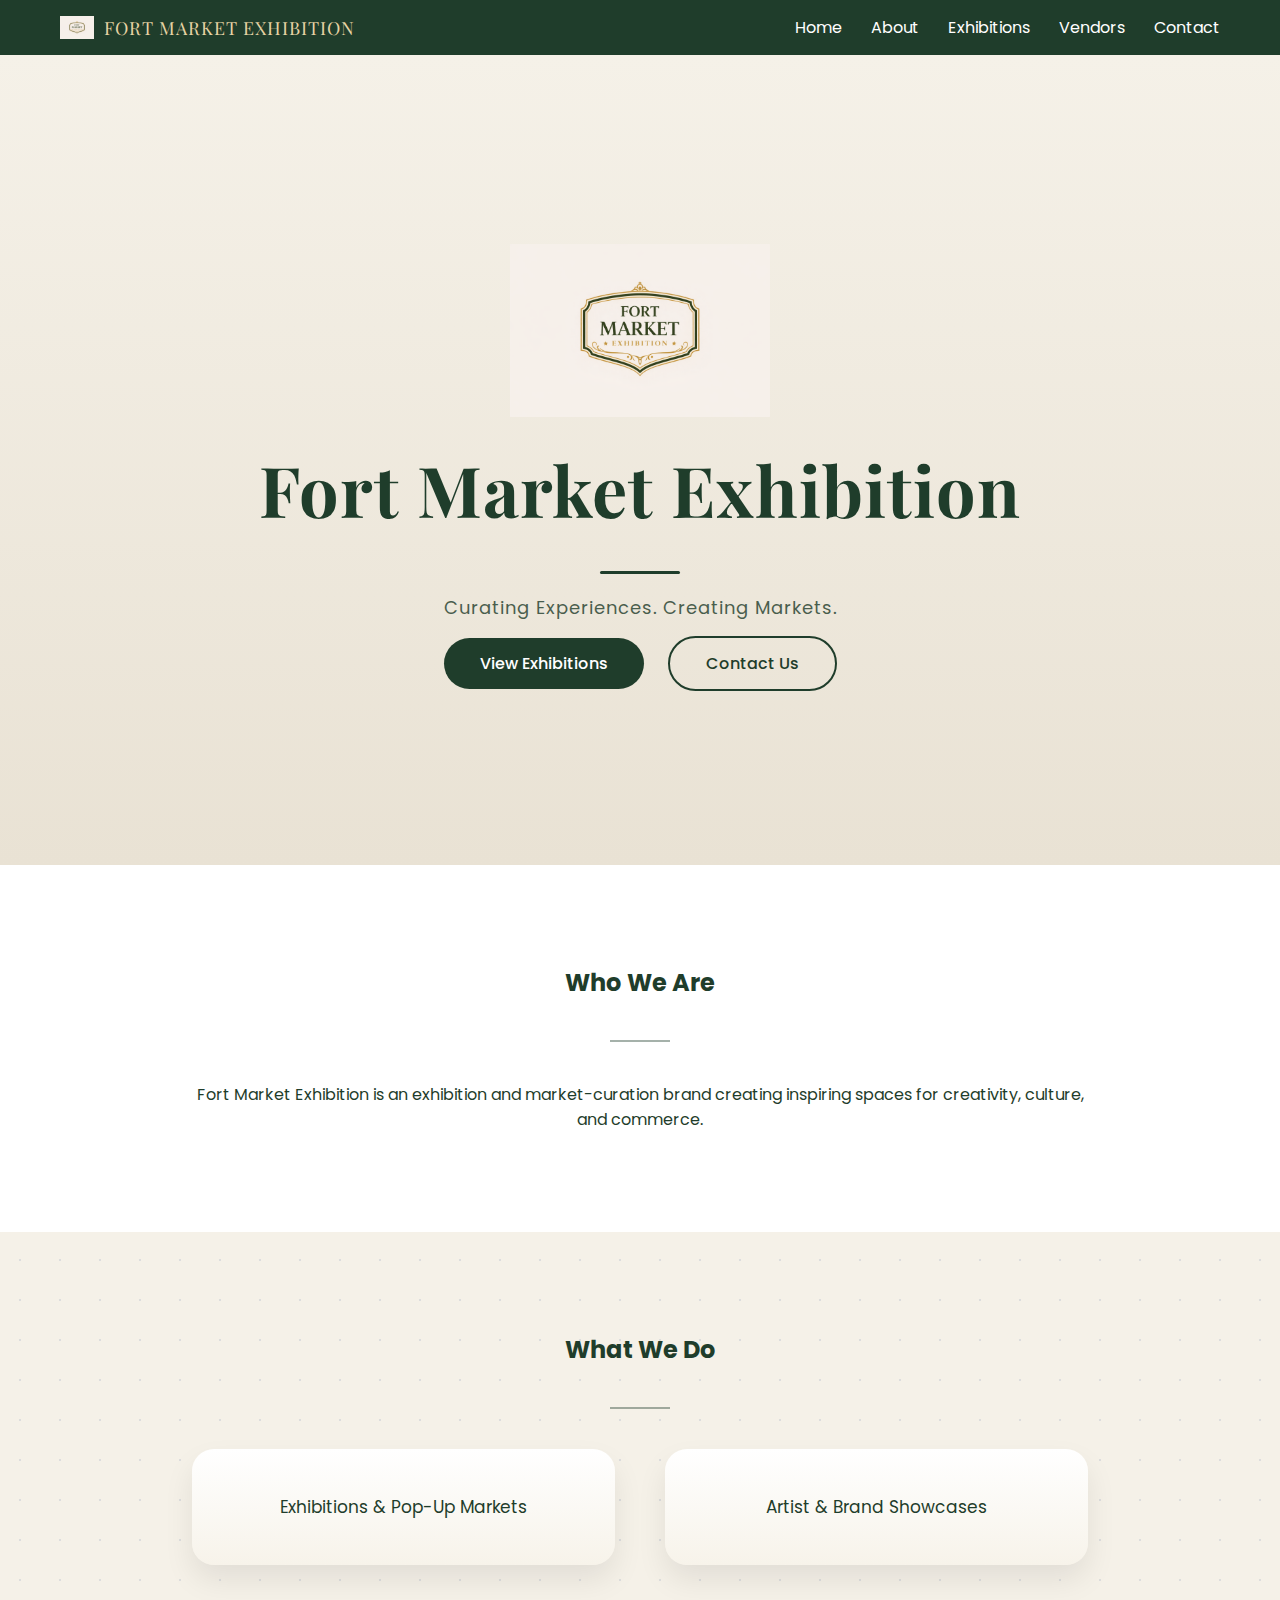
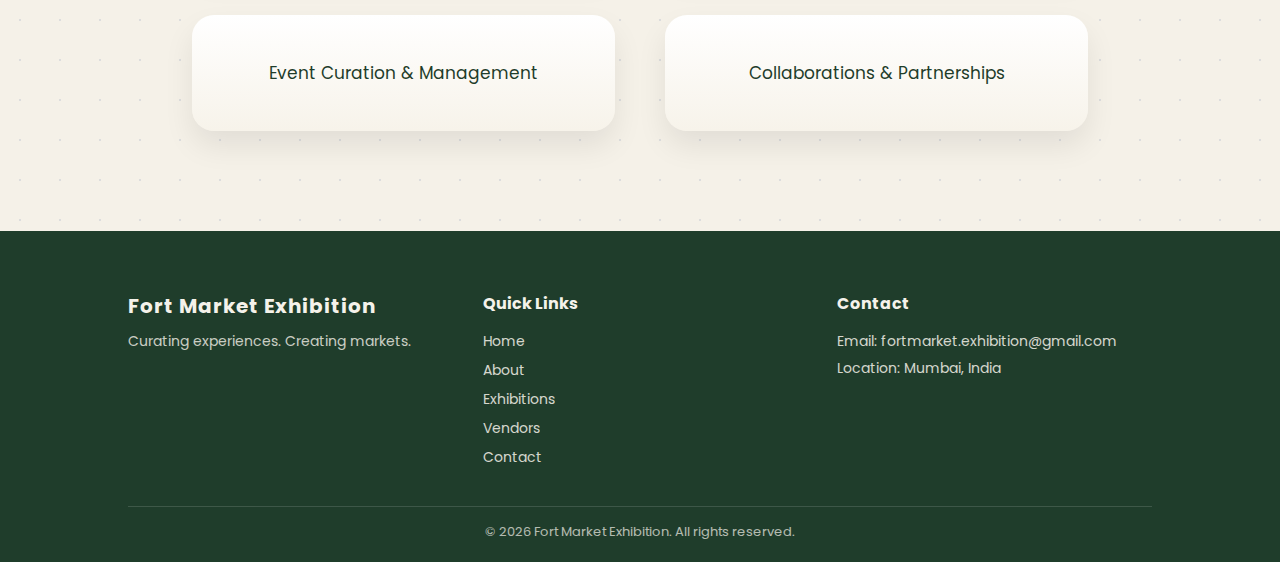
<file: index.html>
<!DOCTYPE html>
<html lang="en">
<head>
<meta charset="UTF-8">
<meta name="viewport" content="width=device-width, initial-scale=1.0">

<title>Fort Market Exhibition</title>

<link href="https://fonts.googleapis.com/css2?family=Playfair+Display:wght@500;700&family=Poppins:wght@300;400;500&display=swap" rel="stylesheet">

<link rel="stylesheet" href="css/style.css">
</head>

<body>

<header>
<div class="logo-area">
<img src="image/logo.png" class="nav-logo" alt="logo">
<span>FORT MARKET EXHIBITION</span>
</div>

<nav>
<a href="index.html">Home</a>
<a href="about.html">About</a>
<a href="exhibitions.html">Exhibitions</a>
<a href="vendors.html">Vendors</a>
<a href="contact.html">Contact</a>
</nav>
</header>

<section class="hero">

<img src="image/logo.png" class="hero-logo" alt="Fort Market Logo">

<h1>Fort Market Exhibition</h1>
<div class="accent-line"></div>
<p>Curating Experiences. Creating Markets.</p>

<div>
<a href="exhibitions.html" class="btn">View Exhibitions</a>
<a href="contact.html" class="btn outline">Contact Us</a>
</div>
</section>

<section class="light-section">
<h2>Who We Are</h2>
<div class="section-divider"></div>
<p>Fort Market Exhibition is an exhibition and market-curation brand creating inspiring spaces for creativity, culture, and commerce.</p>
</section>

<section>
<h2>What We Do</h2>
<div class="section-divider"></div>

<div class="grid">
<div>Exhibitions & Pop-Up Markets</div>
<div>Artist & Brand Showcases</div>
<div>Event Curation & Management</div>
<div>Collaborations & Partnerships</div>
</div>

</section>

<footer class="site-footer">
  <div class="footer-container">

    <div class="footer-brand">
      <h3>Fort Market Exhibition</h3>
      <p>Curating experiences. Creating markets.</p>
    </div>

    <div class="footer-links">
      <h4>Quick Links</h4>
      <a href="index.html">Home</a>
      <a href="about.html">About</a>
      <a href="exhibitions.html">Exhibitions</a>
      <a href="vendors.html">Vendors</a>
      <a href="contact.html">Contact</a>
    </div>

    <div class="footer-contact">
      <h4>Contact</h4>
      <p>Email: fortmarket.exhibition@gmail.com</p>
      <p>Location: Mumbai, India</p>
    </div>

  </div>

  <div class="footer-bottom">
    © 2026 Fort Market Exhibition. All rights reserved.
  </div>
</footer>

</body>
</html>
</file>
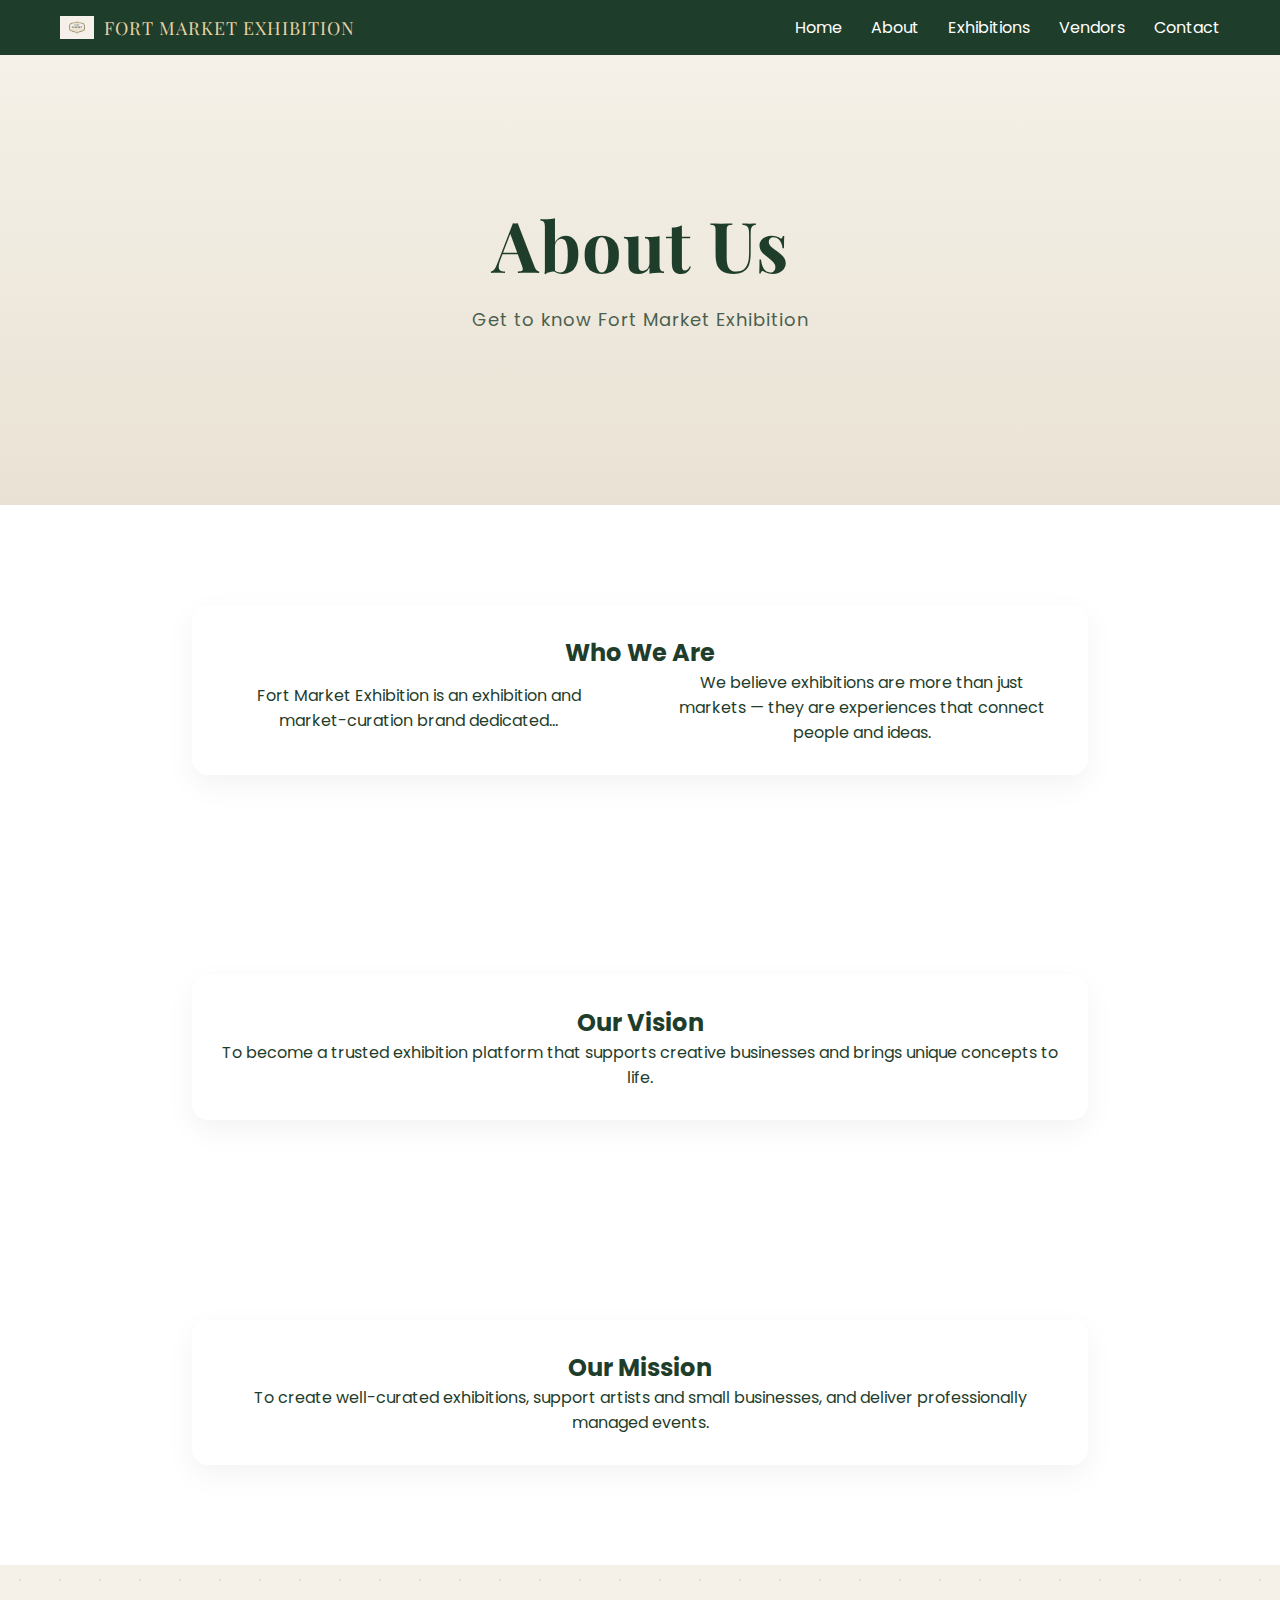
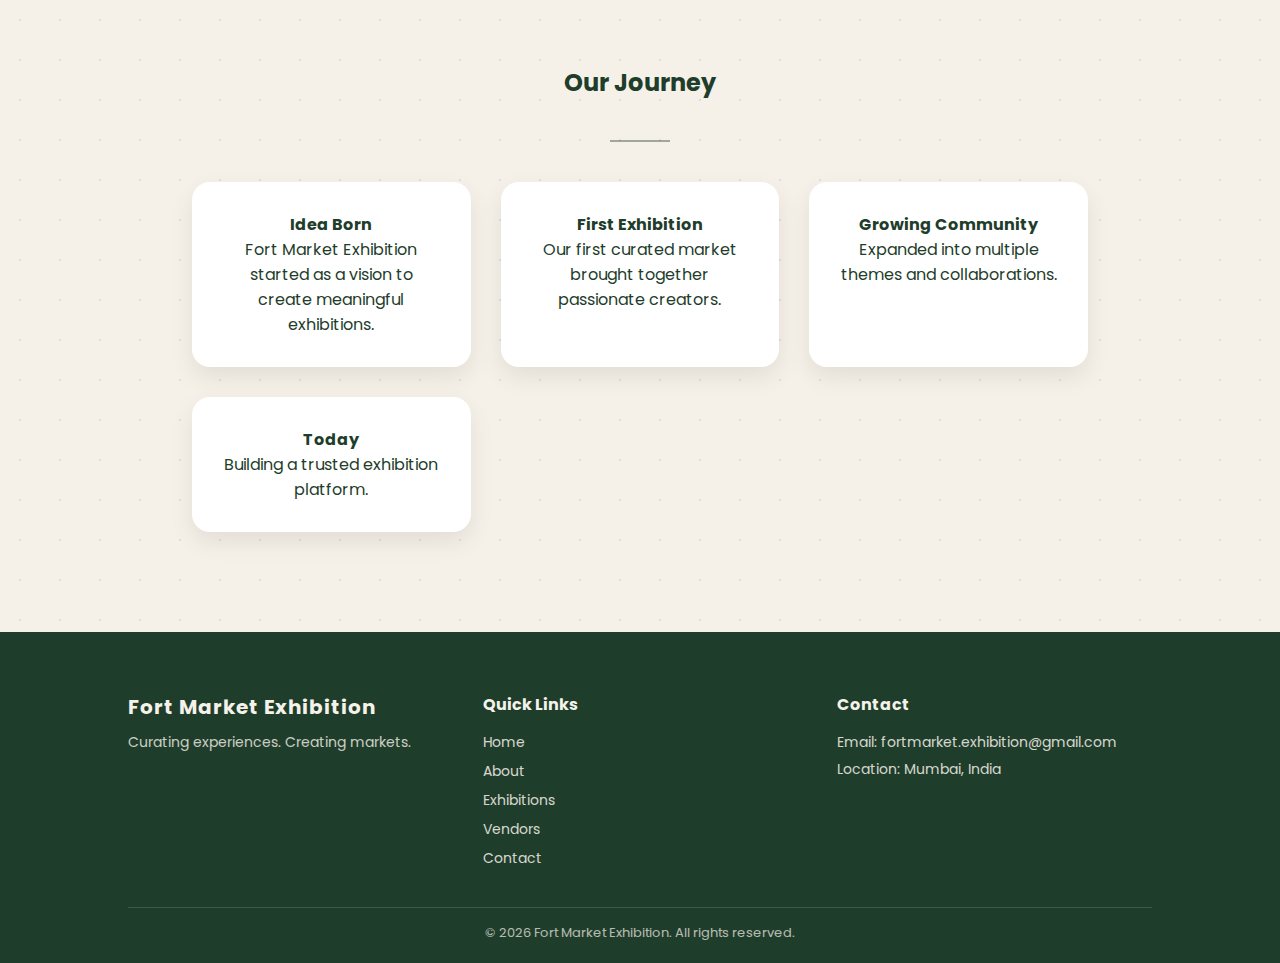
<file: about.html>
<!DOCTYPE html>
<html lang="en">
<head>
<meta charset="UTF-8">
<meta name="viewport" content="width=device-width, initial-scale=1.0">

<title>About | Fort Market Exhibition</title>

<link href="https://fonts.googleapis.com/css2?family=Playfair+Display:wght@500;700&family=Poppins:wght@300;400;500&display=swap" rel="stylesheet">

<link rel="stylesheet" href="css/style.css">
</head>

<body>

<header>
<div class="logo-area">
    <img src="image/logo.png" class="nav-logo" alt="logo">
    <span>FORT MARKET EXHIBITION</span>
</div>

<nav>
<a href="index.html">Home</a>
<a href="about.html">About</a>
<a href="exhibitions.html">Exhibitions</a>
<a href="vendors.html">Vendors</a>
<a href="contact.html">Contact</a>
</nav>
</header>

<section class="hero" style="height:50vh;">
<h1>About Us</h1>
<p>Get to know Fort Market Exhibition</p>
</section>

<section class="light-section">
<div class="container info-card">
<h2>Who We Are</h2>

<div class="two-col">
<p>Fort Market Exhibition is an exhibition and market-curation brand dedicated...</p>
<p>We believe exhibitions are more than just markets — they are experiences that connect people and ideas.</p>
</div>
</div>
</section>

<section class="light-section">
<div class="container info-card">
<h2>Our Vision</h2>

<p>
To become a trusted exhibition platform that supports creative businesses
and brings unique concepts to life.
</p>
</div>
</section>

<section class="light-section">
<div class="container info-card">
<h2>Our Mission</h2>

<p>
To create well-curated exhibitions, support artists and small businesses,
and deliver professionally managed events.
</p>
</div>
</section>

<section>
<div class="container">

<h2>Our Journey</h2>
<div class="section-divider"></div>

<div class="timeline">

<div class="timeline-item">
<h4>Idea Born</h4>
<p>Fort Market Exhibition started as a vision to create meaningful exhibitions.</p>
</div>

<div class="timeline-item">
<h4>First Exhibition</h4>
<p>Our first curated market brought together passionate creators.</p>
</div>

<div class="timeline-item">
<h4>Growing Community</h4>
<p>Expanded into multiple themes and collaborations.</p>
</div>

<div class="timeline-item">
<h4>Today</h4>
<p>Building a trusted exhibition platform.</p>
</div>

</div>

</div>
</section>

<footer class="site-footer">
  <div class="footer-container">

    <div class="footer-brand">
      <h3>Fort Market Exhibition</h3>
      <p>Curating experiences. Creating markets.</p>
    </div>

    <div class="footer-links">
      <h4>Quick Links</h4>
      <a href="index.html">Home</a>
      <a href="about.html">About</a>
      <a href="exhibitions.html">Exhibitions</a>
      <a href="vendors.html">Vendors</a>
      <a href="contact.html">Contact</a>
    </div>

    <div class="footer-contact">
      <h4>Contact</h4>
      <p>Email: fortmarket.exhibition@gmail.com</p>
      <p>Location: Mumbai, India</p>
    </div>

  </div>

  <div class="footer-bottom">
    © 2026 Fort Market Exhibition. All rights reserved.
  </div>
</footer>

</body>
</html>
</file>
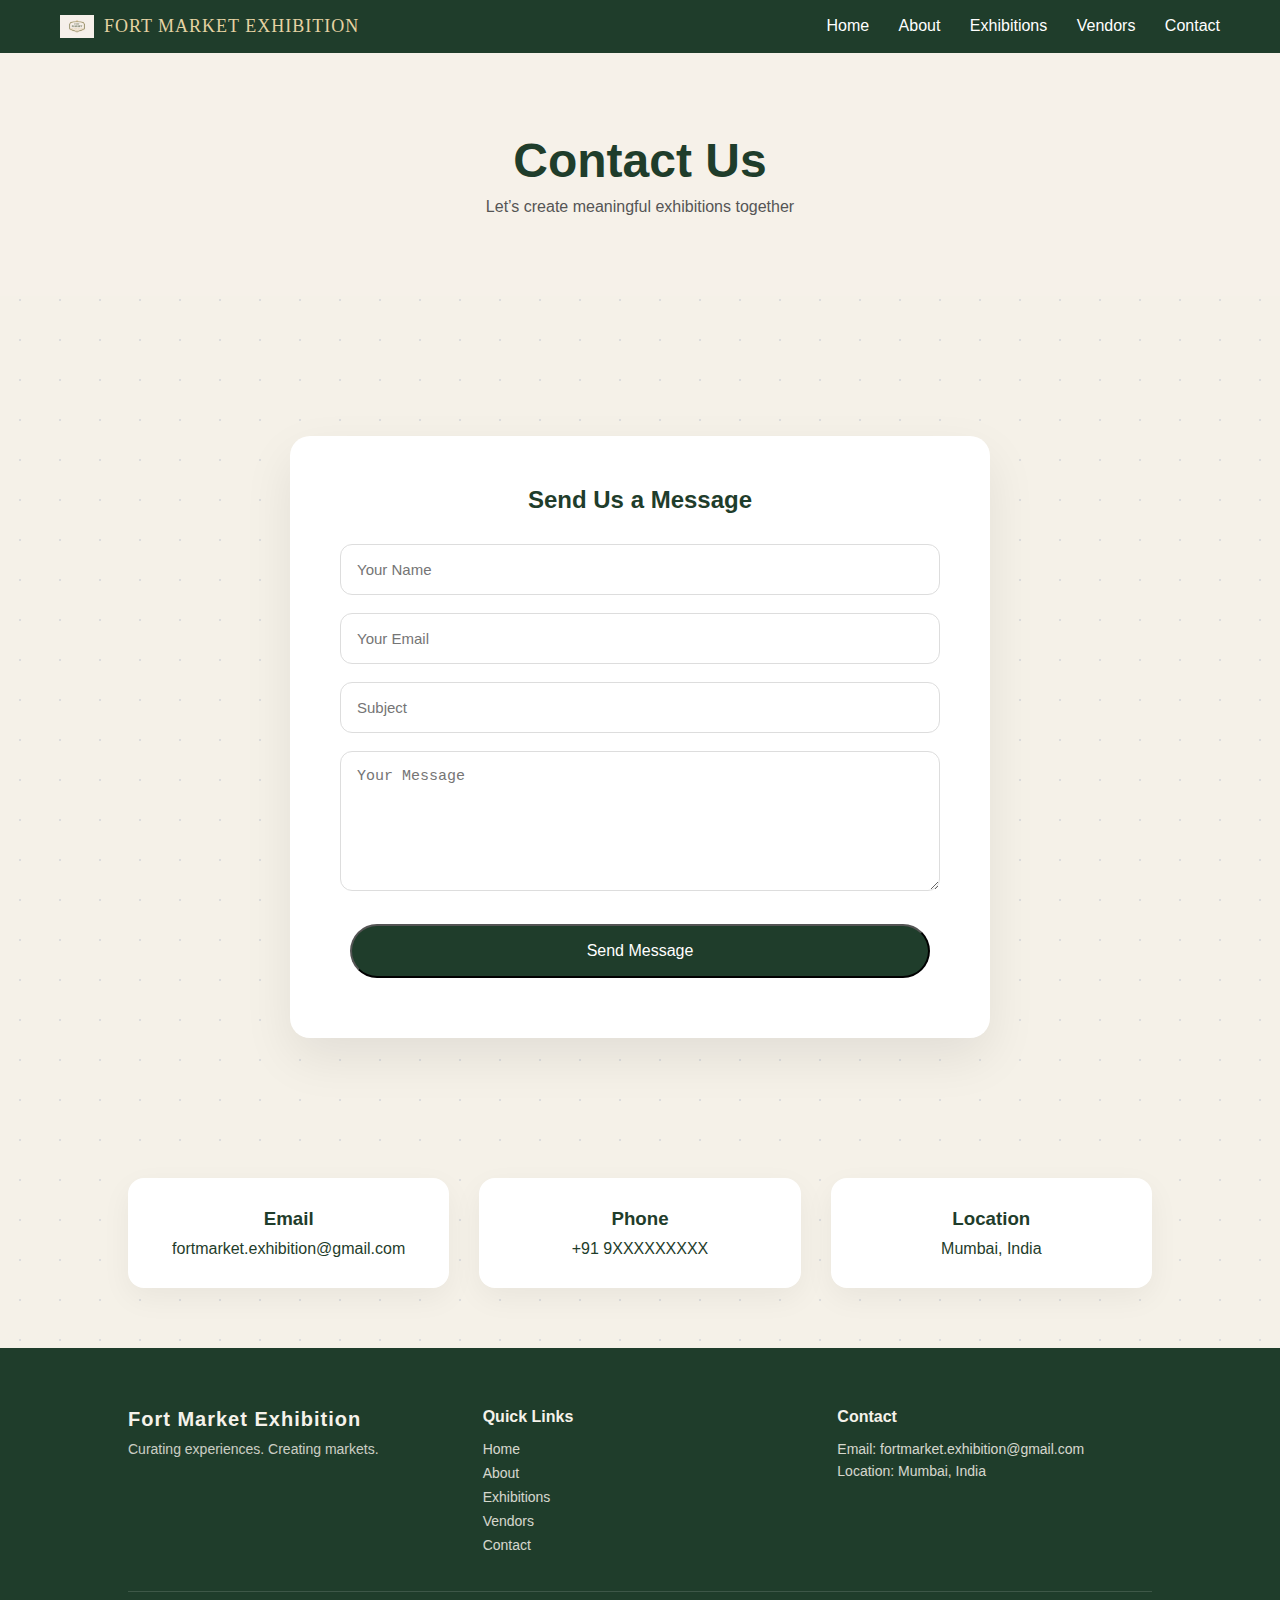
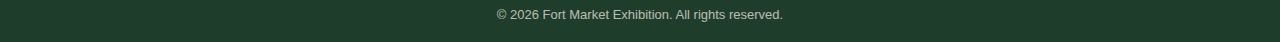
<file: contact.html>
<!DOCTYPE html>
<html lang="en">
<head>
  <meta charset="UTF-8">
  <meta name="viewport" content="width=device-width, initial-scale=1.0">
  <title>Contact | Fort Market Exhibition</title>

  <!-- MAIN STYLESHEET -->
  <link rel="stylesheet" href="css/style.css">
</head>

<body>

<header>
<div class="logo-area">
<img src="image/logo.png" class="nav-logo" alt="logo">
<span>FORT MARKET EXHIBITION</span>
</div>

<nav>
<a href="index.html">Home</a>
<a href="about.html">About</a>
<a href="exhibitions.html">Exhibitions</a>
<a href="vendors.html">Vendors</a>
<a href="contact.html" class="active">Contact</a>
</nav>
</header>

<section class="page-hero">
  <h1>Contact Us</h1>
  <p>Let’s create meaningful exhibitions together</p>
</section>

<section class="contact-form-section">
  <div class="contact-form-wrapper">

    <h2>Send Us a Message</h2>

    <form action="https://formsubmit.co/fortmarket.exhibition@gmail.com"
          method="POST"
          class="contact-form">

      <input type="text" name="name" placeholder="Your Name" required>
      <input type="email" name="email" placeholder="Your Email" required>
      <input type="text" name="subject" placeholder="Subject">
      <textarea name="message" placeholder="Your Message" required></textarea>

      <input type="hidden" name="_subject" value="New Contact Message - Fort Market">
      <input type="hidden" name="_captcha" value="false">

      <button type="submit" class="btn">Send Message</button>
    </form>
     
    </div>
  </section>
<section class="contact-info">
  <div class="info-card">
    <h3>Email</h3>
    <p>fortmarket.exhibition@gmail.com</p>
  </div>

  <div class="info-card">
    <h3>Phone</h3>
    <p>+91 9XXXXXXXXX</p>
  </div>

  <div class="info-card">
    <h3>Location</h3>
    <p>Mumbai, India</p>
  </div>
</section>

<footer class="site-footer">
  <div class="footer-container">

    <div class="footer-brand">
      <h3>Fort Market Exhibition</h3>
      <p>Curating experiences. Creating markets.</p>
    </div>

    <div class="footer-links">
      <h4>Quick Links</h4>
      <a href="index.html">Home</a>
      <a href="about.html">About</a>
      <a href="exhibitions.html">Exhibitions</a>
      <a href="vendors.html">Vendors</a>
      <a href="contact.html">Contact</a>
    </div>

    <div class="footer-contact">
      <h4>Contact</h4>
      <p>Email: fortmarket.exhibition@gmail.com</p>
      <p>Location: Mumbai, India</p>
    </div>

  </div>

  <div class="footer-bottom">
    © 2026 Fort Market Exhibition. All rights reserved.
  </div>
</footer>

</body>
</html>
</file>
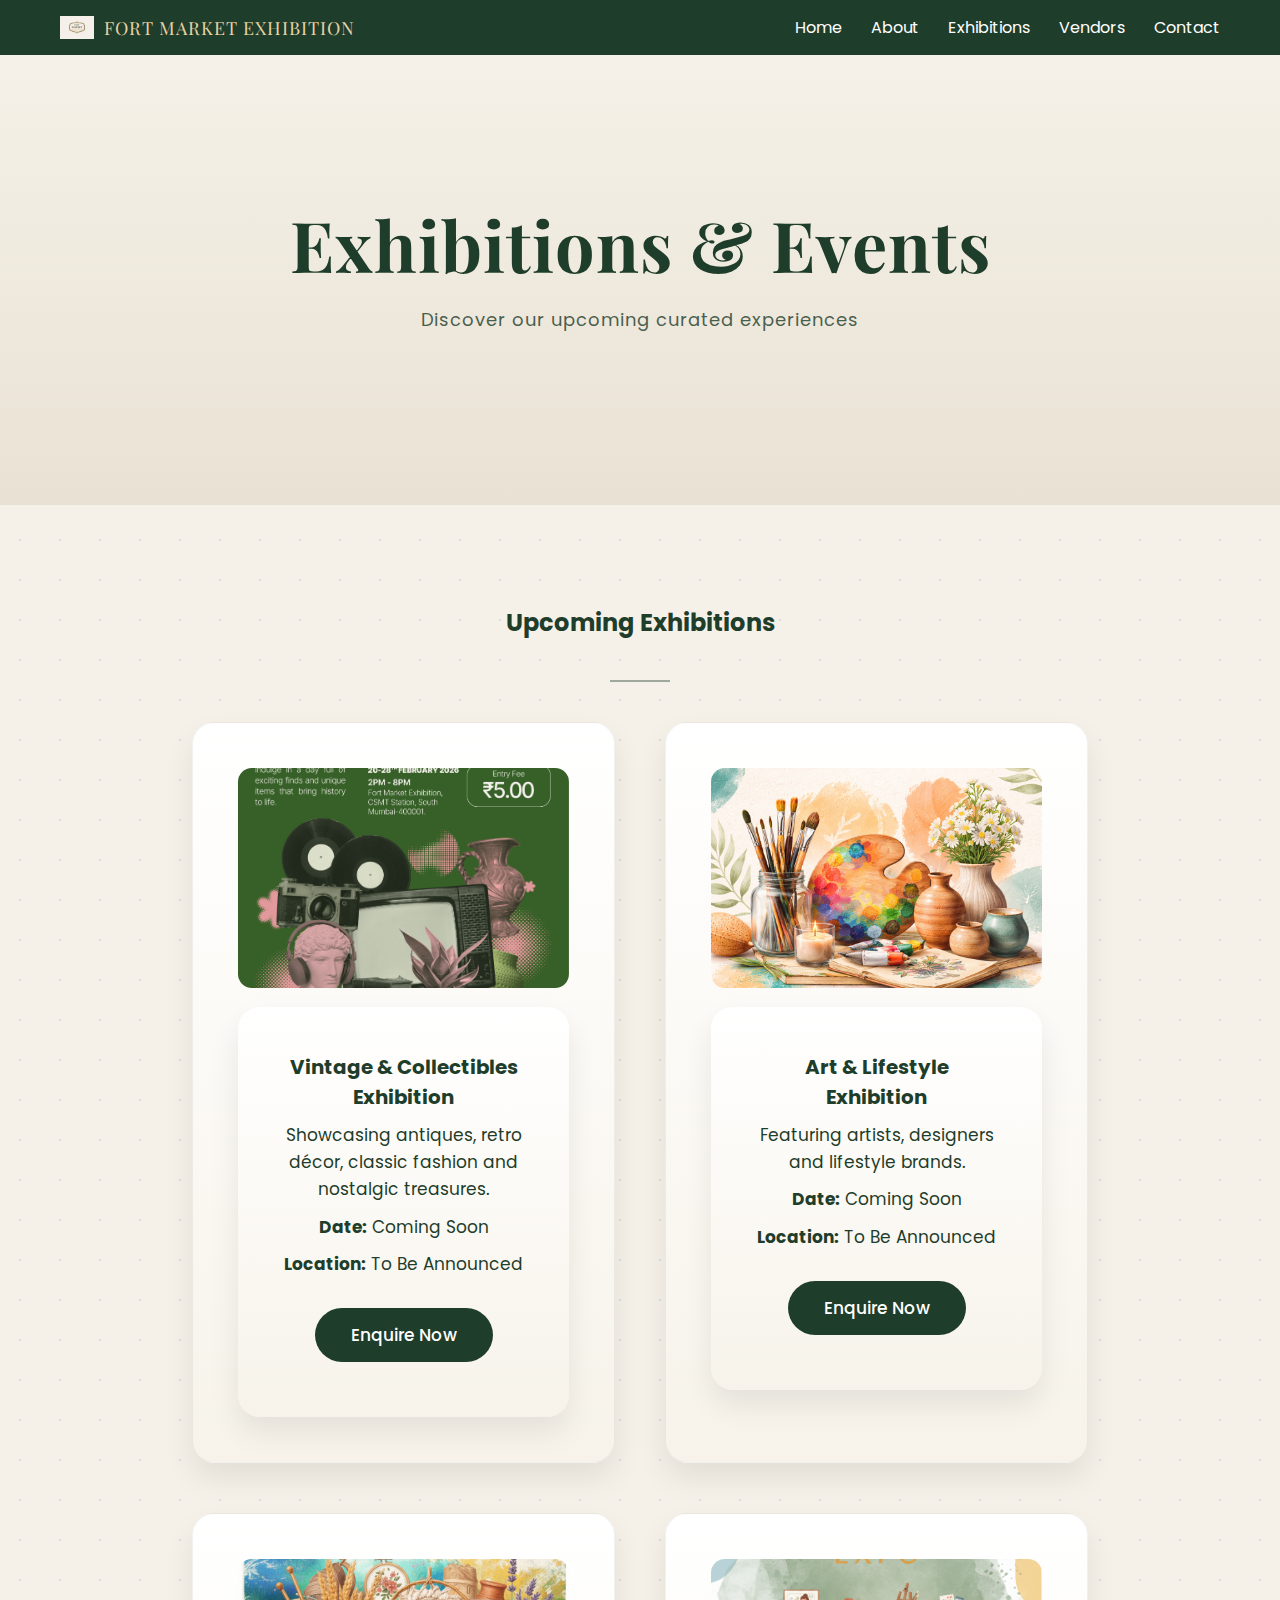
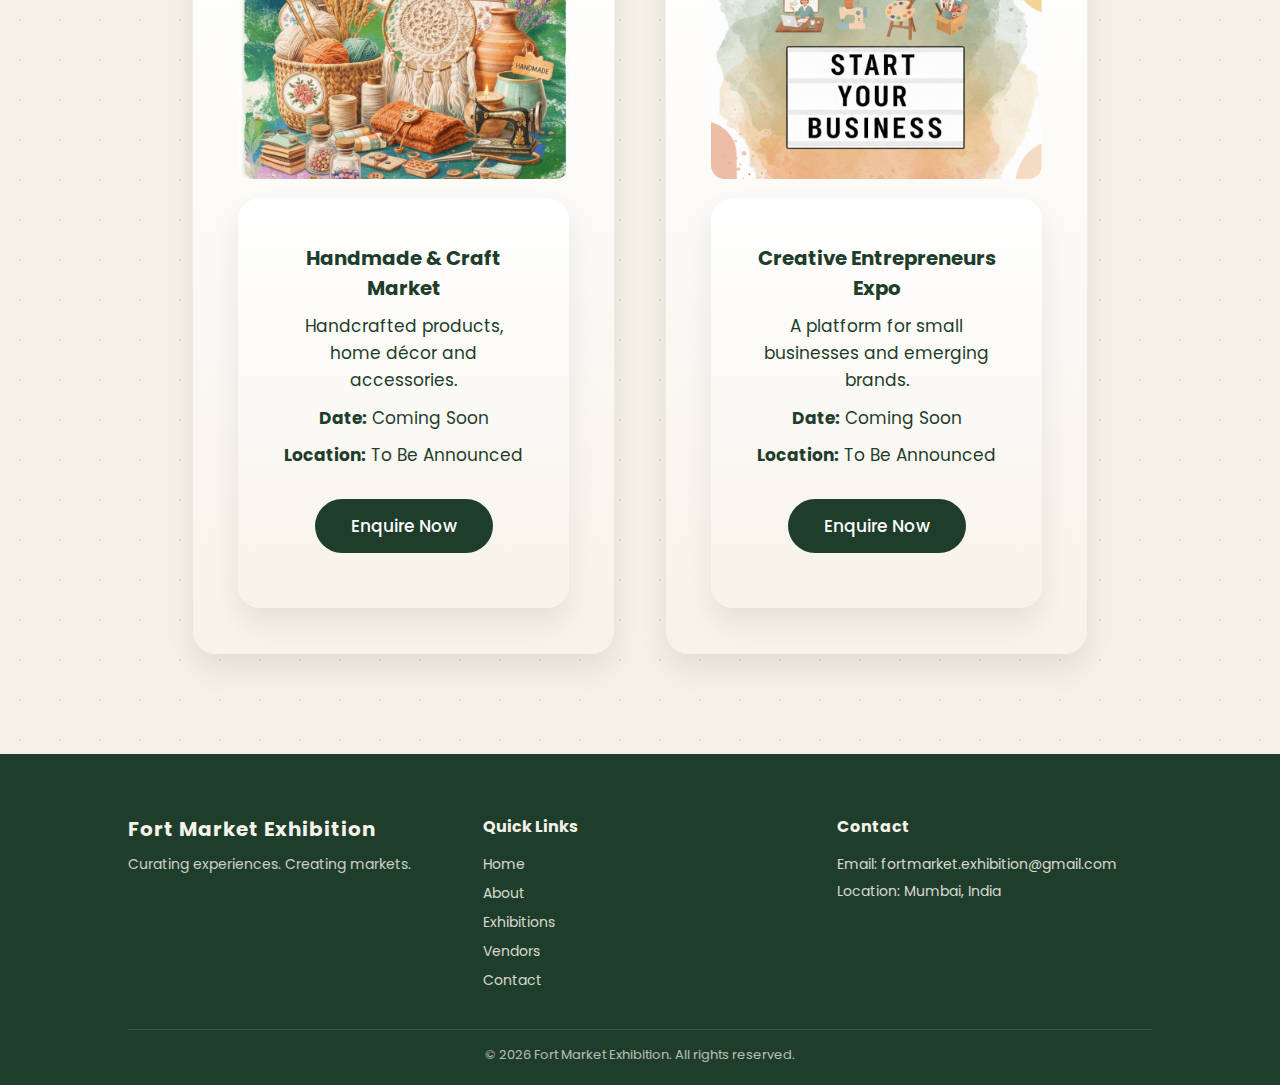
<file: exhibitions.html>
<!DOCTYPE html>
<html lang="en">
<head>
<meta charset="UTF-8">
<meta name="viewport" content="width=device-width, initial-scale=1.0">

<title>Exhibitions | Fort Market Exhibition</title>

<link href="https://fonts.googleapis.com/css2?family=Playfair+Display:wght@500;700&family=Poppins:wght@300;400;500&display=swap" rel="stylesheet">
<link rel="stylesheet" href="css/style.css">
</head>

<body>

<header>
<div class="logo-area">
    <img src="image/logo.png" class="nav-logo" alt="logo">
    <span>FORT MARKET EXHIBITION</span>
</div>

<nav>
<a href="index.html">Home</a>
<a href="about.html">About</a>
<a href="exhibitions.html">Exhibitions</a>
<a href="vendors.html">Vendors</a>
<a href="contact.html">Contact</a>
</nav>
</header>

<section class="hero" style="height:50vh;">
<h1>Exhibitions & Events</h1>
<p>Discover our upcoming curated experiences</p>
</section>

<section>
<div class="container">

<h2>Upcoming Exhibitions</h2>
<div class="section-divider"></div>

<div class="grid">

<div class="expo-card">
<img src="image/vintage.png" class="expo-img">
<div class="expo-content">
<h3>Vintage & Collectibles Exhibition</h3>
<p>Showcasing antiques, retro décor, classic fashion and nostalgic treasures.</p>
<p><strong>Date:</strong> Coming Soon</p>
<p><strong>Location:</strong> To Be Announced</p>

<a href="contact.html" class="btn">Enquire Now</a>
</div>

</div>

<div class="expo-card">
<img src="image/art.png" class="expo-img">
<div class="expo-content">
<h3>Art & Lifestyle Exhibition</h3>
<p>Featuring artists, designers and lifestyle brands.</p>
<p><strong>Date:</strong> Coming Soon</p>
<p><strong>Location:</strong> To Be Announced</p>

<a href="contact.html" class="btn">Enquire Now</a>
</div>

</div>

<div class="expo-card">
<img src="image/handmade.png" class="expo-img">
<div class="expo-content">
<h3>Handmade & Craft Market</h3>
<p>Handcrafted products, home décor and accessories.</p>
<p><strong>Date:</strong> Coming Soon</p>
<p><strong>Location:</strong> To Be Announced</p>

<a href="contact.html" class="btn">Enquire Now</a>
</div>

</div>

<div class="expo-card">
<img src="image/creative.png" class="expo-img">
<div class="expo-content">
<h3>Creative Entrepreneurs Expo</h3>
<p>A platform for small businesses and emerging brands.</p>
<p><strong>Date:</strong> Coming Soon</p>
<p><strong>Location:</strong> To Be Announced</p>

<a href="contact.html" class="btn">Enquire Now</a>
</div>

</div>
</div>

</div>
</section>

<footer class="site-footer">
  <div class="footer-container">

    <div class="footer-brand">
      <h3>Fort Market Exhibition</h3>
      <p>Curating experiences. Creating markets.</p>
    </div>

    <div class="footer-links">
      <h4>Quick Links</h4>
      <a href="index.html">Home</a>
      <a href="about.html">About</a>
      <a href="exhibitions.html">Exhibitions</a>
      <a href="vendors.html">Vendors</a>
      <a href="contact.html">Contact</a>
    </div>

    <div class="footer-contact">
      <h4>Contact</h4>
      <p>Email: fortmarket.exhibition@gmail.com</p>
      <p>Location: Mumbai, India</p>
    </div>

  </div>

  <div class="footer-bottom">
    © 2026 Fort Market Exhibition. All rights reserved.
  </div>
</footer>

</body>
</html>
</file>
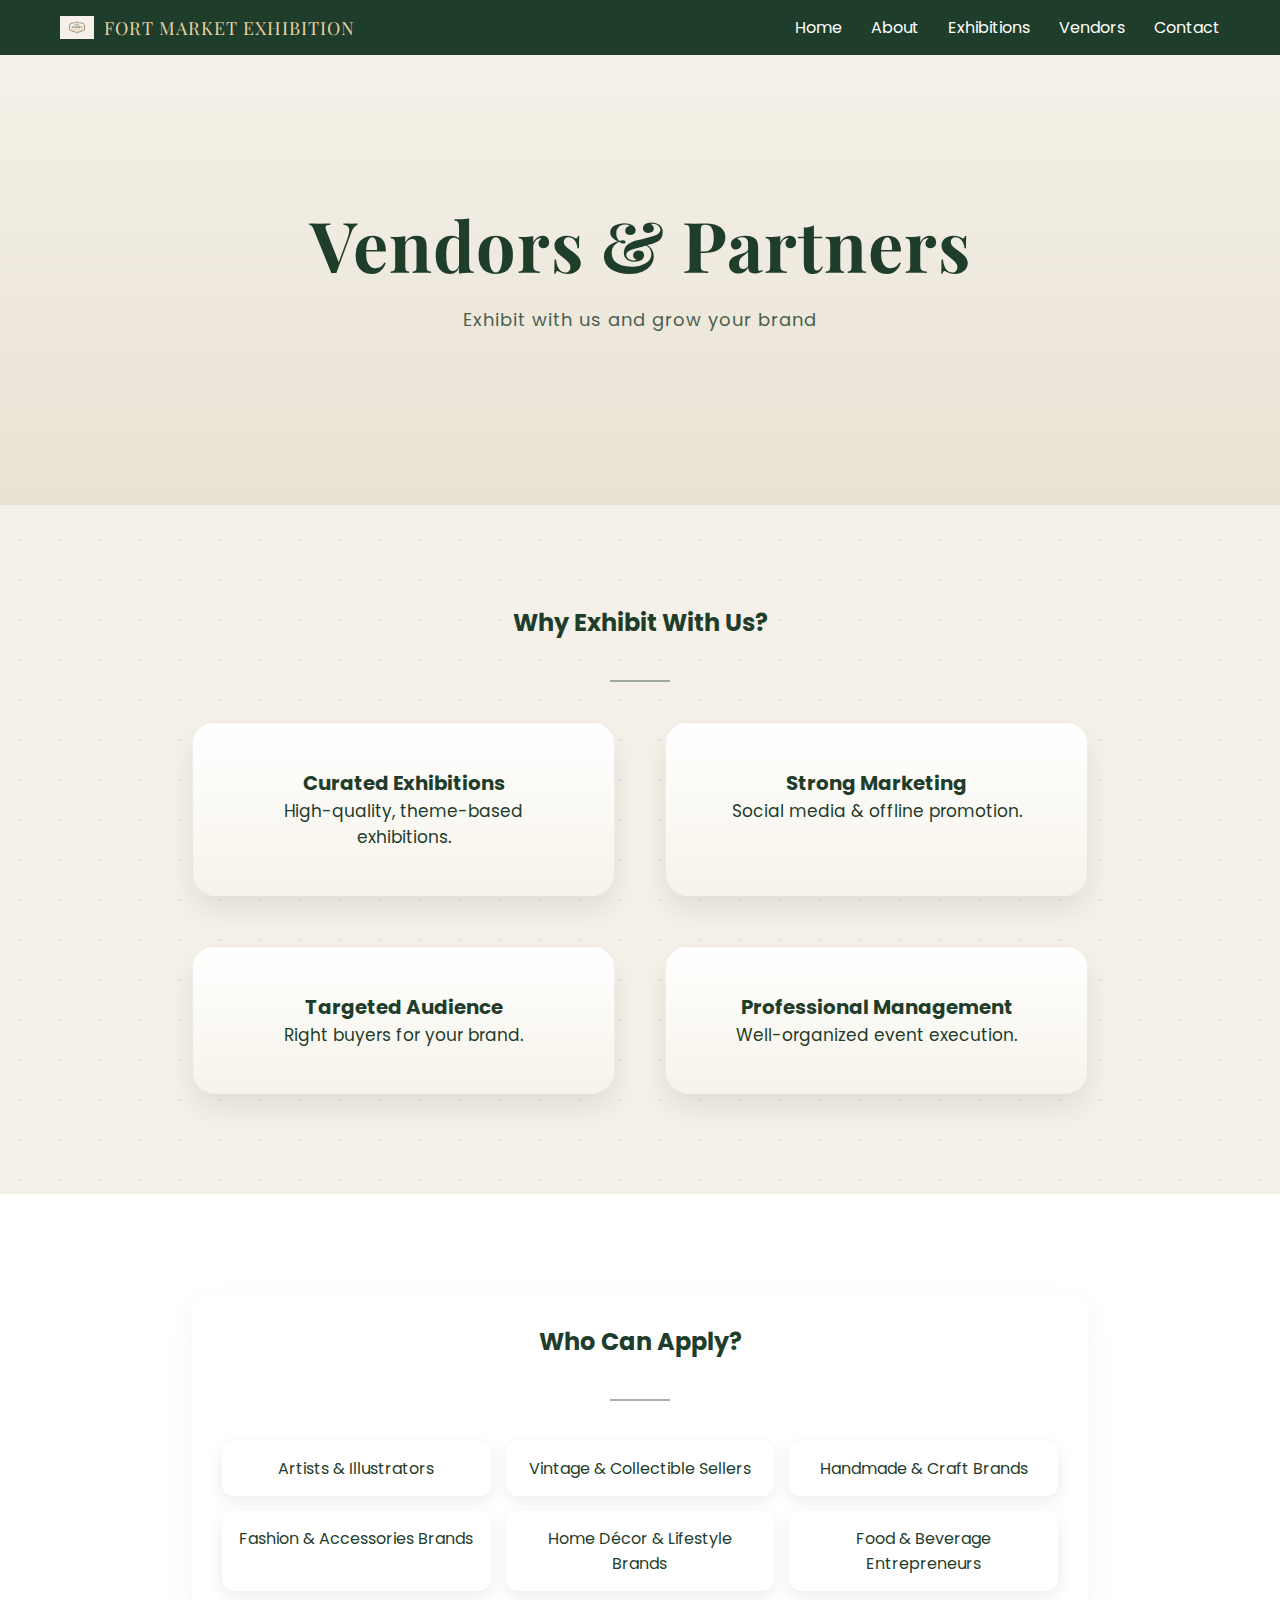
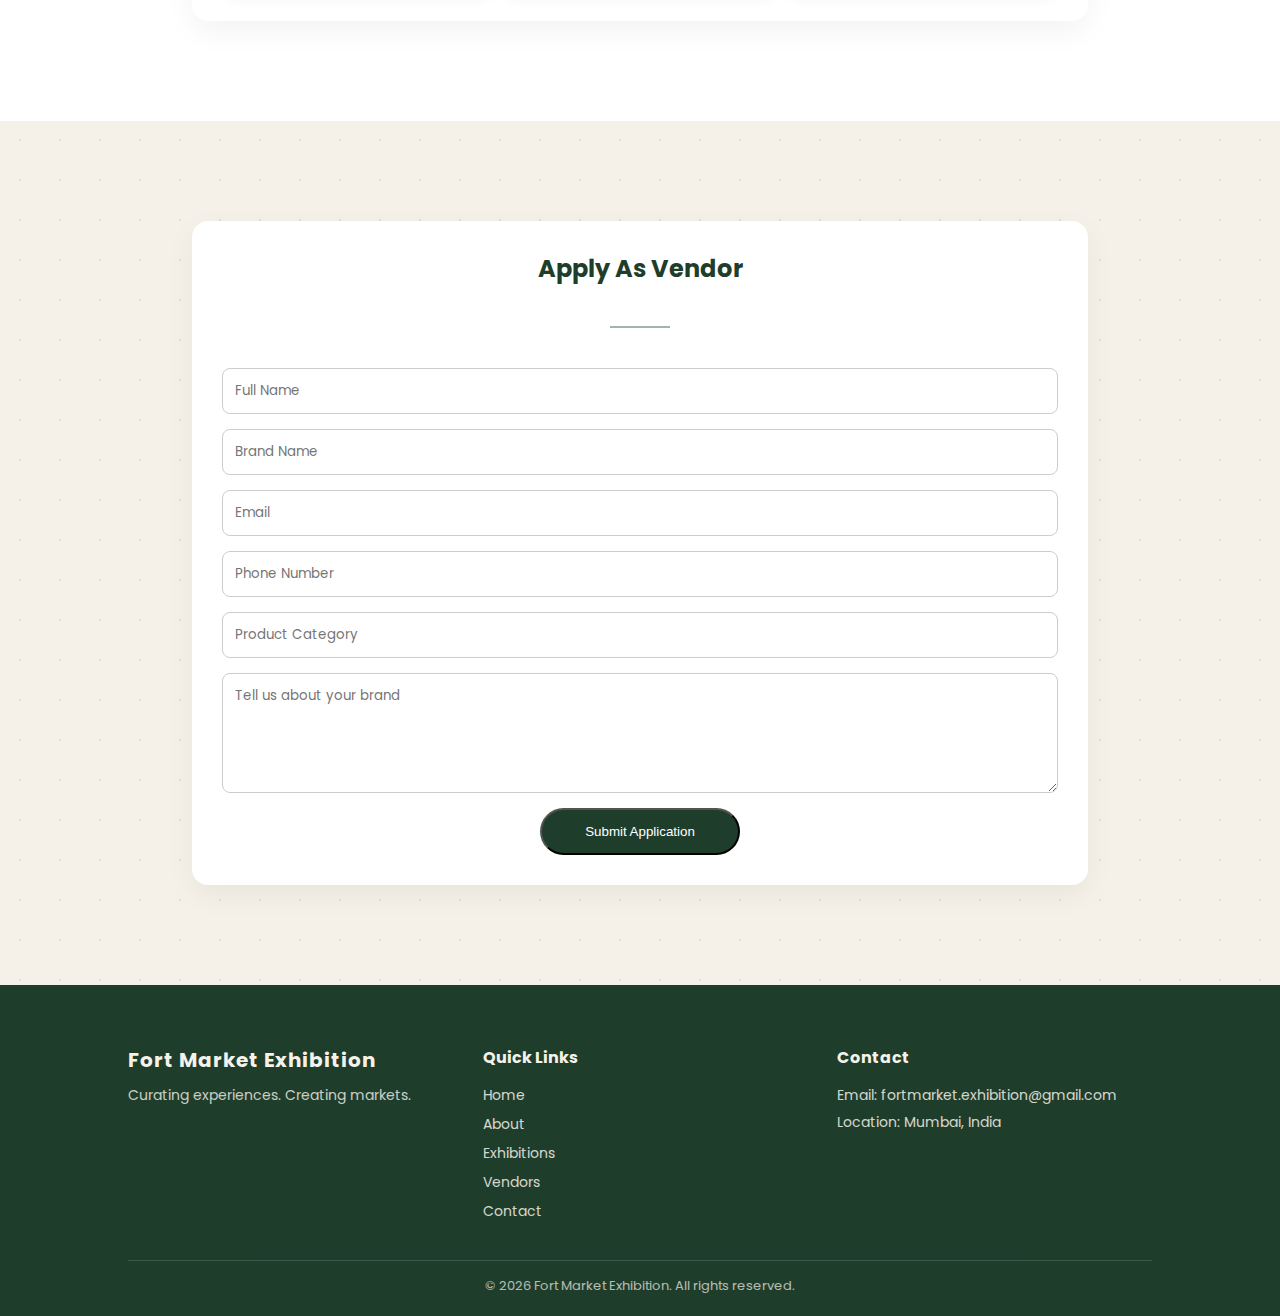
<file: vendors.html>
<!DOCTYPE html>
<html lang="en">
<head>
<meta charset="UTF-8">
<meta name="viewport" content="width=device-width, initial-scale=1.0">

<title>Vendors | Fort Market Exhibition</title>

<link href="https://fonts.googleapis.com/css2?family=Playfair+Display:wght@500;700&family=Poppins:wght@300;400;500&display=swap" rel="stylesheet">
<link rel="stylesheet" href="css/style.css">
</head>

<body>

<header>
<div class="logo-area">
    <img src="image/logo.png" class="nav-logo">
    <span>FORT MARKET EXHIBITION</span>
</div>

<nav>
<a href="index.html">Home</a>
<a href="about.html">About</a>
<a href="exhibitions.html">Exhibitions</a>
<a href="vendors.html">Vendors</a>
<a href="contact.html">Contact</a>
</nav>
</header>

<section class="hero" style="height:50vh;">
<h1>Vendors & Partners</h1>
<p>Exhibit with us and grow your brand</p>
</section>

<section>
<div class="container">

<h2>Why Exhibit With Us?</h2>
<div class="section-divider"></div>

<div class="grid">

<div class="expo-card">
<h3>Curated Exhibitions</h3>
<p>High-quality, theme-based exhibitions.</p>
</div>

<div class="expo-card">
<h3>Strong Marketing</h3>
<p>Social media & offline promotion.</p>
</div>

<div class="expo-card">
<h3>Targeted Audience</h3>
<p>Right buyers for your brand.</p>
</div>

<div class="expo-card">
<h3>Professional Management</h3>
<p>Well-organized event execution.</p>
</div>

</div>

</div>
</section>

<section class="light-section">
<div class="container info-card">

<h2>Who Can Apply?</h2>
<div class="section-divider"></div>

<ul class="vendor-list">
<li>Artists & Illustrators</li>
<li>Vintage & Collectible Sellers</li>
<li>Handmade & Craft Brands</li>
<li>Fashion & Accessories Brands</li>
<li>Home Décor & Lifestyle Brands</li>
<li>Food & Beverage Entrepreneurs</li>
</ul>

</div>
</section>

<section>
<div class="container info-card">

<h2>Apply As Vendor</h2>
<div class="section-divider"></div>

<form class="vendor-form" action="https://formsubmit.co/fortmarket.exhibition@gmail.com" method="POST">
<input type="hidden" name="_subject" value="New Vendor Application - Fort Market Exhibition">
<input type="hidden" name="_captcha" value="false">
<input type="hidden" name="_next" value="thankyou.html">

<input type="text" placeholder="Full Name" required>
<input type="text" placeholder="Brand Name" required>
<input type="email" placeholder="Email" required>
<input type="tel" placeholder="Phone Number" required>
<input type="text" placeholder="Product Category">
<textarea placeholder="Tell us about your brand"></textarea>

<button type="submit" class="btn">Submit Application</button>

</form>

</div>
</section>

<footer class="site-footer">
  <div class="footer-container">

    <div class="footer-brand">
      <h3>Fort Market Exhibition</h3>
      <p>Curating experiences. Creating markets.</p>
    </div>

    <div class="footer-links">
      <h4>Quick Links</h4>
      <a href="index.html">Home</a>
      <a href="about.html">About</a>
      <a href="exhibitions.html">Exhibitions</a>
      <a href="vendors.html">Vendors</a>
      <a href="contact.html">Contact</a>
    </div>

    <div class="footer-contact">
      <h4>Contact</h4>
      <p>Email: fortmarket.exhibition@gmail.com</p>
      <p>Location: Mumbai, India</p>
    </div>

  </div>

  <div class="footer-bottom">
    © 2026 Fort Market Exhibition. All rights reserved.
  </div>
</footer>

</body>
</html>
</file>
<file: css/style.css>
/*body {
  background: red !important;
}*/

*{
margin:0;
padding:0;
box-sizing:border-box;
}

body{
background:#f5f1e8;
background-image:radial-gradient(#ddd 1px, transparent 1px);
background-size:40px 40px;
color:#1f3d2b;
font-family:'Poppins', sans-serif;
}

header{
display:flex;
justify-content:space-between;
align-items:center;
padding:20px 60px;
background:#1f3d2b;
padding:15px 60px;
}

.logo{
font-family:'Playfair Display', serif;
font-size:22px;
color:#e6d3a3;
}

nav a{
color:white;
margin-left:25px;
text-decoration:none;
}

nav a:hover{
color:#e6d3a3;
}

.hero{
height:90vh;
display:flex;
flex-direction:column;
justify-content:center;
align-items:center;
text-align:center;
padding:0 20px;
background:linear-gradient(to bottom, #f5f1e8, #e9e2d4);
}

.hero h1{
font-family:'Playfair Display', serif;
font-size:70px;
letter-spacing:1px;
margin-bottom:15px;
}

.hero p{
font-size:18px;
letter-spacing:1px;
opacity:0.8;
margin-bottom:30px;
}

.btn{
background:#1f3d2b;
color:white;
padding:14px 36px;
text-decoration:none;
border-radius:40px;
margin:10px;
font-weight:500;
transition:0.3s;
}

.btn:hover{
background:#163020;
transform:translateY(-2px);
}

.outline{
background:transparent;
border:2px solid #1f3d2b;
color:#1f3d2b;
}

section{
padding:100px 15%;
text-align:center;
}

.light-section{
background:white;
}

.grid div{
background:linear-gradient(to bottom,#ffffff,#f7f3ea);
padding:45px;
border-radius:22px;
box-shadow:0 15px 30px rgba(0,0,0,0.08);
transition:0.4s;
font-size:17px;
}

.grid div:hover{
transform:translateY(-8px);
}

.accent-line{
width:80px;
height:3px;
background:#1f3d2b;
margin:20px auto;
border-radius:5px;
}

@keyframes fadeUp{
from{
opacity:0;
transform:translateY(30px);
}
to{
opacity:1;
transform:translateY(0);
}
}

.hero, section{
animation:fadeUp 1s ease;
}

.section-divider{
width:60px;
height:2px;
background:#1f3d2b;
margin:40px auto;
opacity:0.4;
}

.hero-logo{
width:260px;
margin-bottom:25px;
}

.logo-area{
display:flex;
align-items:center;
gap:10px;
}

.nav-logo{
width:34px;
}

.logo-area span{
font-family:'Playfair Display', serif;
font-size:18px;
color:#e6d3a3;
letter-spacing:1px;
}

.container{
max-width:1000px;
margin:auto;
}

.info-card{
background:white;
padding:60px;
border-radius:20px;
box-shadow:0 15px 30px rgba(0,0,0,0.08);
}

.two-col{
display:grid;
grid-template-columns:1fr 1fr;
gap:50px;
align-items:center;
}

.timeline{
display:grid;
grid-template-columns:repeat(auto-fit,minmax(220px,1fr));
gap:30px;
margin-top:40px;
}

.timeline-item{
background:white;
padding:30px;
border-radius:18px;
box-shadow:0 10px 25px rgba(0,0,0,0.08);
text-align:center;
}

.expo-card{
background:#fffaf1;
padding:40px;
border-radius:20px;
box-shadow:0 10px 25px rgba(0,0,0,0.08);
transition:0.3s;
border:1px solid rgba(0,0,0,0.05);
}

.expo-card:hover{
transform:translateY(-8px);
}

.expo-img{
width:100%;
height:220px;
object-fit:cover;
border-radius:14px;
margin-bottom:12px;
transition:0.4s;
}

.expo-card:hover .expo-img{
transform:scale(1.05);
}

.expo-content{
text-align:center;
padding-top:10px;
}

.expo-content .btn{
margin-top:20px;
display:inline-block;
}

.expo-content p{
max-width:600px;
margin:10px auto;
line-height:1.6;
}

.grid{
display:grid;
grid-template-columns:repeat(auto-fit,minmax(320px,1fr));
gap:50px;
}

.vendor-list{
list-style:none;
padding:0;
display:grid;
grid-template-columns:repeat(auto-fit,minmax(200px,1fr));
gap:15px;
text-align:center;
}

.vendor-list li{
background:white;
padding:15px;
border-radius:12px;
box-shadow:0 5px 15px rgba(0,0,0,0.08);
}

.vendor-form{
display:grid;
gap:15px;
}

.vendor-form input,
.vendor-form textarea{
padding:12px;
border-radius:8px;
border:1px solid #ccc;
font-family:Poppins;
}

.vendor-form textarea{
height:120px;
}

.vendor-form button{
width:200px;
margin:auto;
}

/* CONTACT PAGE */

:root {
  --green-dark: #1f3d2b;
  --bg-light: #f6f1e9;
}

.page-hero {
  padding: 80px 20px;
  text-align: center;
  background: var(--bg-light);
}

.page-hero h1 {
  font-size: 48px;
  color: var(--green-dark);
}

.page-hero p {
  margin-top: 10px;
  color: #555;
}

.contact-info {
  display: grid;
  grid-template-columns: repeat(auto-fit, minmax(250px, 1fr));
  gap: 30px;
  padding: 60px 10%;
}

.info-card {
  background: #fff;
  padding: 30px;
  border-radius: 16px;
  text-align: center;
  box-shadow: 0 10px 30px rgba(0,0,0,0.05);
}

.info-card h3 {
  color: var(--green-dark);
  margin-bottom: 10px;
}

.contact-form-section {
  padding: 80px 20px;
  display: flex;
  justify-content: center;
}

.contact-form-wrapper {
  background: #fff;
  padding: 50px;
  border-radius: 20px;
  width: 100%;
  max-width: 700px;
  box-shadow: 0 20px 50px rgba(0,0,0,0.08);
  text-align: center;
}

.contact-form-wrapper h2 {
  color: var(--green-dark);
  margin-bottom: 30px;
}

.contact-form {
  display: flex;
  flex-direction: column;
  gap: 18px;
}

.contact-form input,
.contact-form textarea {
  padding: 16px;
  border-radius: 12px;
  border: 1px solid #ddd;
  font-size: 15px;
}

.contact-form textarea {
  min-height: 140px;
  resize: vertical;
}

.contact-form button {
  margin-top: 15px;
  padding: 16px;
  font-size: 16px;
}

.nav-links a.active {
  color: #f2c46d;
  border-bottom: 2px solid #f2c46d;
}

.contact-form-section {
  margin-top: 60px;
}

/* FOOTER */

.site-footer {
  background: var(--green-dark);
  color: #f5f2ea;
  padding: 60px 10% 20px;
}

.footer-container {
  display: grid;
  grid-template-columns: repeat(auto-fit, minmax(220px, 1fr));
  gap: 40px;
  margin-bottom: 30px;
}

.footer-brand h3 {
  margin-bottom: 10px;
  font-size: 20px;
  letter-spacing: 1px;
}

.footer-brand p {
  font-size: 14px;
  opacity: 0.8;
}

.footer-links h4,
.footer-contact h4 {
  margin-bottom: 15px;
  font-size: 16px;
}

.footer-links a {
  display: block;
  color: #f5f2ea;
  text-decoration: none;
  margin-bottom: 8px;
  font-size: 14px;
  opacity: 0.85;
}

.footer-links a:hover {
  opacity: 1;
  text-decoration: underline;
}

.footer-contact p {
  font-size: 14px;
  margin-bottom: 6px;
  opacity: 0.85;
}

.footer-bottom {
  text-align: center;
  font-size: 13px;
  opacity: 0.7;
  border-top: 1px solid rgba(255,255,255,0.2);
  padding-top: 15px;
}

.site-footer a:hover {
  color: #d6c28f;
}

@media (max-width: 768px) {
  .site-footer {
    padding: 40px 20px;
  }
}
</file>
